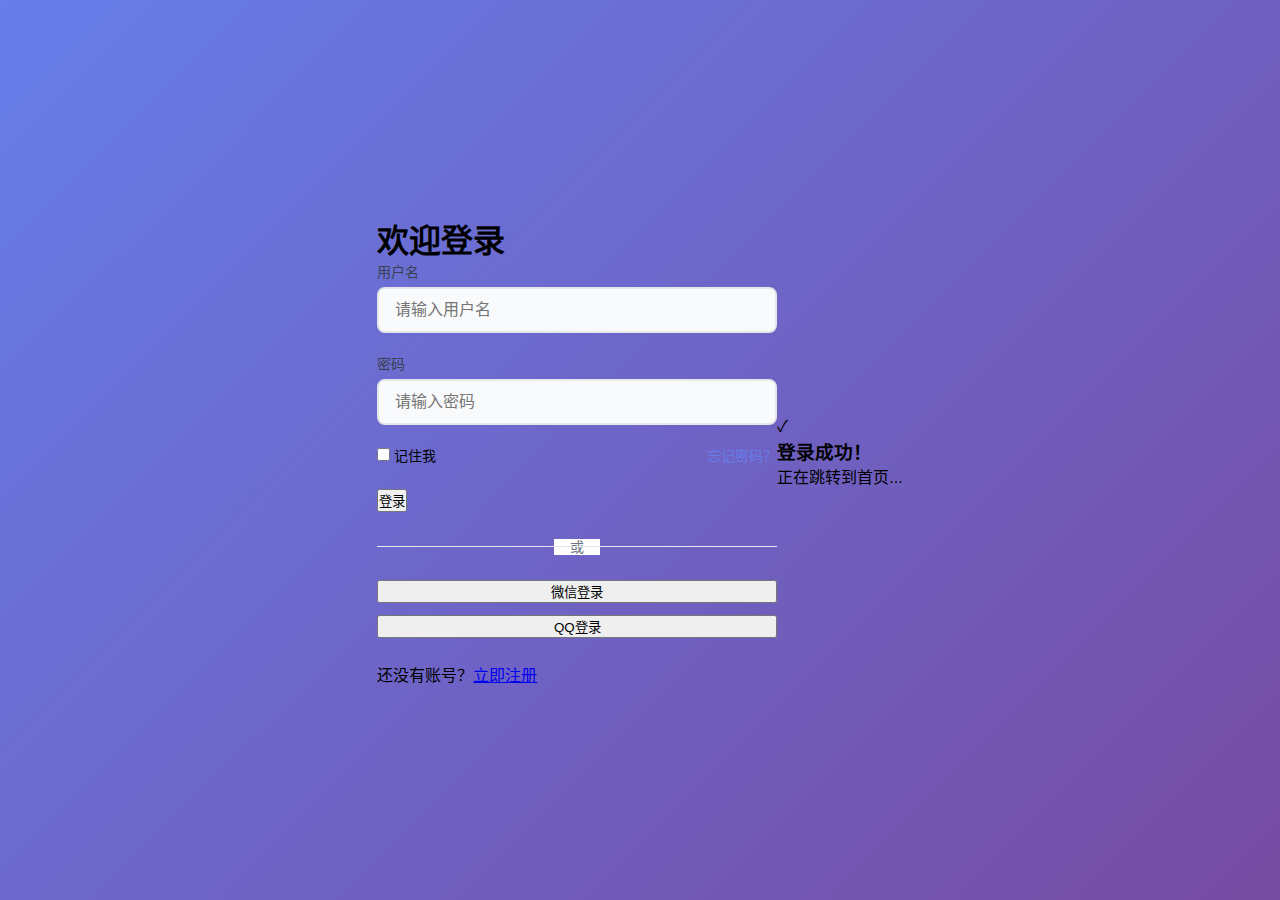
<file: index.html>
<!DOCTYPE html>
<html lang="zh-CN">
<head>
    <meta charset="UTF-8">
    <meta name="viewport" content="width=device-width, initial-scale=1.0">
    <title>用户登录</title>
    <link rel="stylesheet" href="styles.css">
</head>
<body>
    <div class="login-container">
        <div class="login-form">
            <div class="logo">
                <h1>欢迎登录</h1>
            </div>
            
            <form id="loginForm" class="form">
                <div class="form-group">
                    <label for="username">用户名</label>
                    <input 
                        type="text" 
                        id="username" 
                        name="username" 
                        placeholder="请输入用户名"
                        required
                    >
                    <span class="error-message" id="usernameError"></span>
                </div>
                
                <div class="form-group">
                    <label for="password">密码</label>
                    <input 
                        type="password" 
                        id="password" 
                        name="password" 
                        placeholder="请输入密码"
                        required
                    >
                    <span class="error-message" id="passwordError"></span>
                </div>
                
                <div class="form-options">
                    <label class="checkbox-container">
                        <input type="checkbox" id="rememberMe">
                        <span class="checkmark"></span>
                        记住我
                    </label>
                    <a href="#" class="forgot-password">忘记密码？</a>
                </div>
                
                <button type="submit" class="login-btn" id="loginBtn">
                    <span id="btnText">登录</span>
                    <div class="loading-spinner" id="loadingSpinner"></div>
                </button>
                
                <div class="divider">
                    <span>或</span>
                </div>
                
                <div class="social-login">
                    <button type="button" class="social-btn wechat-btn">
                        <span>微信登录</span>
                    </button>
                    <button type="button" class="social-btn qq-btn">
                        <span>QQ登录</span>
                    </button>
                </div>
                
                <div class="register-link">
                    还没有账号？<a href="#">立即注册</a>
                </div>
            </form>
        </div>
    </div>
    
    <!-- 成功提示模态框 -->
    <div class="modal" id="successModal">
        <div class="modal-content">
            <div class="success-icon">✓</div>
            <h3>登录成功！</h3>
            <p>正在跳转到首页...</p>
        </div>
    </div>
    
    <script src="script.js"></script>
</body>
</html>
</file>
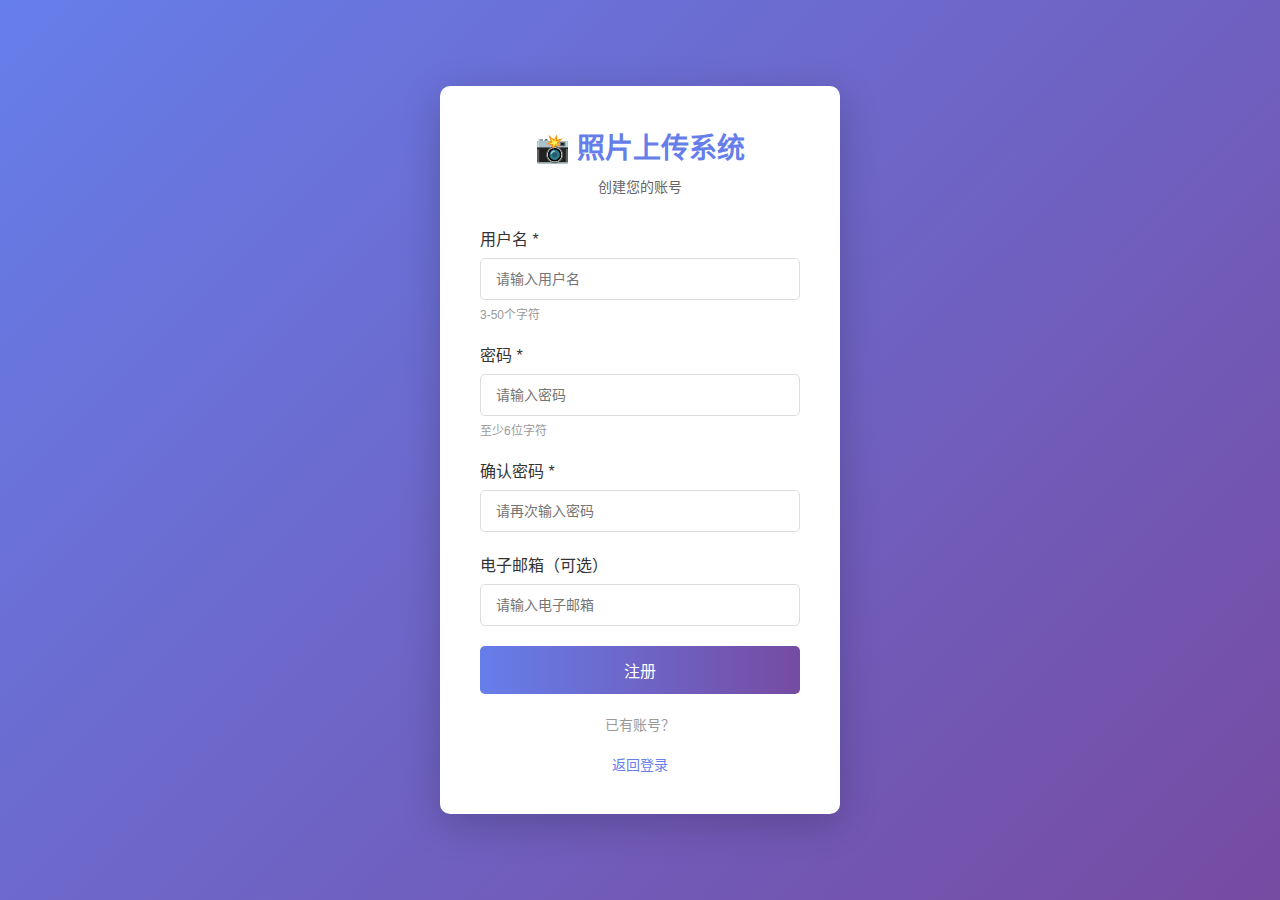
<file: src/main/resources/static/register.html>
<!DOCTYPE html>
<html lang="zh-CN">
<head>
    <meta charset="UTF-8">
    <meta name="viewport" content="width=device-width, initial-scale=1.0">
    <title>注册 - 照片上传系统</title>
    <style>
        * {
            margin: 0;
            padding: 0;
            box-sizing: border-box;
        }
        
        body {
            font-family: 'Segoe UI', Tahoma, Geneva, Verdana, sans-serif;
            background: linear-gradient(135deg, #667eea 0%, #764ba2 100%);
            min-height: 100vh;
            display: flex;
            justify-content: center;
            align-items: center;
            padding: 20px;
        }
        
        .register-container {
            background: white;
            border-radius: 10px;
            padding: 40px;
            box-shadow: 0 10px 40px rgba(0,0,0,0.2);
            width: 100%;
            max-width: 400px;
        }
        
        .logo {
            text-align: center;
            margin-bottom: 30px;
        }
        
        .logo h1 {
            color: #667eea;
            font-size: 28px;
            margin-bottom: 10px;
        }
        
        .logo p {
            color: #666;
            font-size: 14px;
        }
        
        .form-group {
            margin-bottom: 20px;
        }
        
        .form-group label {
            display: block;
            margin-bottom: 8px;
            color: #333;
            font-weight: 500;
        }
        
        .form-group input {
            width: 100%;
            padding: 12px 15px;
            border: 1px solid #ddd;
            border-radius: 5px;
            font-size: 14px;
            transition: border-color 0.3s;
        }
        
        .form-group input:focus {
            outline: none;
            border-color: #667eea;
        }
        
        .form-group .hint {
            font-size: 12px;
            color: #999;
            margin-top: 5px;
        }
        
        .register-btn {
            width: 100%;
            padding: 12px;
            background: linear-gradient(90deg, #667eea 0%, #764ba2 100%);
            color: white;
            border: none;
            border-radius: 5px;
            font-size: 16px;
            font-weight: 500;
            cursor: pointer;
            transition: opacity 0.3s;
        }
        
        .register-btn:hover {
            opacity: 0.9;
        }
        
        .register-btn:disabled {
            opacity: 0.6;
            cursor: not-allowed;
        }
        
        .message {
            padding: 12px;
            margin-bottom: 20px;
            border-radius: 5px;
            display: none;
            font-size: 14px;
        }
        
        .message.error {
            background: #fee;
            color: #c33;
            border: 1px solid #fcc;
        }
        
        .message.success {
            background: #efe;
            color: #3c3;
            border: 1px solid #cfc;
        }
        
        .links {
            text-align: center;
            margin-top: 20px;
        }
        
        .links a {
            color: #667eea;
            text-decoration: none;
            font-size: 14px;
        }
        
        .links a:hover {
            text-decoration: underline;
        }
        
        .divider {
            text-align: center;
            margin: 20px 0;
            color: #999;
            font-size: 14px;
        }
    </style>
</head>
<body>
    <div class="register-container">
        <div class="logo">
            <h1>📸 照片上传系统</h1>
            <p>创建您的账号</p>
        </div>
        
        <div class="message" id="message"></div>
        
        <form id="registerForm">
            <div class="form-group">
                <label for="username">用户名 *</label>
                <input 
                    type="text" 
                    id="username" 
                    name="username" 
                    placeholder="请输入用户名" 
                    required
                    minlength="3"
                    maxlength="50"
                >
                <div class="hint">3-50个字符</div>
            </div>
            
            <div class="form-group">
                <label for="password">密码 *</label>
                <input 
                    type="password" 
                    id="password" 
                    name="password" 
                    placeholder="请输入密码" 
                    required
                    minlength="6"
                >
                <div class="hint">至少6位字符</div>
            </div>
            
            <div class="form-group">
                <label for="confirmPassword">确认密码 *</label>
                <input 
                    type="password" 
                    id="confirmPassword" 
                    name="confirmPassword" 
                    placeholder="请再次输入密码" 
                    required
                    minlength="6"
                >
            </div>
            
            <div class="form-group">
                <label for="email">电子邮箱（可选）</label>
                <input 
                    type="email" 
                    id="email" 
                    name="email" 
                    placeholder="请输入电子邮箱"
                >
            </div>
            
            <button type="submit" class="register-btn" id="registerBtn">
                注册
            </button>
        </form>
        
        <div class="divider">已有账号？</div>
        
        <div class="links">
            <a href="login.html">返回登录</a>
        </div>
    </div>

    <script>
        const API_BASE_URL = 'http://localhost:8080/api';
        
        // 页面加载时检查是否已登录
        window.onload = function() {
            const token = localStorage.getItem('token') || sessionStorage.getItem('token');
            if (token) {
                // 已登录，跳转到主页
                window.location.href = 'index.html';
            }
        };
        
        // 表单提交
        document.getElementById('registerForm').addEventListener('submit', async function(e) {
            e.preventDefault();
            
            const username = document.getElementById('username').value.trim();
            const password = document.getElementById('password').value;
            const confirmPassword = document.getElementById('confirmPassword').value;
            const email = document.getElementById('email').value.trim();
            
            // 前端验证
            if (username.length < 3 || username.length > 50) {
                showMessage('用户名长度必须在3-50之间', 'error');
                return;
            }
            
            if (password.length < 6) {
                showMessage('密码长度至少6位', 'error');
                return;
            }
            
            if (password !== confirmPassword) {
                showMessage('两次输入的密码不一致', 'error');
                return;
            }
            
            // 禁用按钮
            const registerBtn = document.getElementById('registerBtn');
            registerBtn.disabled = true;
            registerBtn.textContent = '注册中...';
            
            try {
                const requestBody = {
                    username: username,
                    password: password
                };
                
                // 如果填写了邮箱，则添加到请求体
                if (email) {
                    requestBody.email = email;
                }
                
                const response = await fetch(`${API_BASE_URL}/auth/register`, {
                    method: 'POST',
                    headers: {
                        'Content-Type': 'application/json'
                    },
                    body: JSON.stringify(requestBody)
                });
                
                const result = await response.json();
                
                if (result.code === 200) {
                    // 注册成功
                    showMessage('注册成功！3秒后跳转到登录页面...', 'success');
                    
                    // 清空表单
                    document.getElementById('registerForm').reset();
                    
                    // 3秒后跳转到登录页面
                    setTimeout(() => {
                        window.location.href = 'login.html';
                    }, 3000);
                } else {
                    showMessage(result.message || '注册失败', 'error');
                    registerBtn.disabled = false;
                    registerBtn.textContent = '注册';
                }
            } catch (error) {
                console.error('注册错误:', error);
                showMessage('网络连接失败，请稍后重试', 'error');
                registerBtn.disabled = false;
                registerBtn.textContent = '注册';
            }
        });
        
        // 显示消息
        function showMessage(text, type) {
            const message = document.getElementById('message');
            message.textContent = text;
            message.className = `message ${type}`;
            message.style.display = 'block';
            
            if (type === 'error') {
                setTimeout(() => {
                    message.style.display = 'none';
                }, 5000);
            }
        }
    </script>
</body>
</html>
</file>
<file: styles.css>
* {
    margin: 0;
    padding: 0;
    box-sizing: border-box;
}

body {
    font-family: -apple-system, BlinkMacSystemFont, 'Segoe UI', Roboto, Oxygen, Ubuntu, Cantarell, sans-serif;
    background: linear-gradient(135deg, #667eea 0%, #764ba2 100%);
    min-height: 100vh;
    display: flex;
    align-items: center;
    justify-content: center;
    padding: 20px;
}

.login-container {
    width: 100%;
    max-width: 400px;
    animation: fadeInUp 0.6s ease-out;
}

@keyframes fadeInUp {
    from {
        opacity: 0;
        transform: translateY(30px);
    }
    to {
        opacity: 1;
        transform: translateY(0);
    }
}

.login-card {
    background: white;
    border-radius: 16px;
    box-shadow: 0 20px 25px -5px rgba(0, 0, 0, 0.1), 0 10px 10px -5px rgba(0, 0, 0, 0.04);
    padding: 40px;
    position: relative;
    overflow: hidden;
}

.login-card::before {
    content: '';
    position: absolute;
    top: 0;
    left: 0;
    right: 0;
    height: 4px;
    background: linear-gradient(90deg, #667eea, #764ba2);
}

.login-header {
    text-align: center;
    margin-bottom: 32px;
}

.login-header h1 {
    color: #1f2937;
    font-size: 28px;
    font-weight: 700;
    margin-bottom: 8px;
}

.login-header p {
    color: #6b7280;
    font-size: 14px;
}

.login-form {
    width: 100%;
}

.form-group {
    margin-bottom: 20px;
}

.form-group label {
    display: block;
    color: #374151;
    font-size: 14px;
    font-weight: 500;
    margin-bottom: 6px;
}

.form-group input {
    width: 100%;
    padding: 12px 16px;
    border: 2px solid #e5e7eb;
    border-radius: 8px;
    font-size: 16px;
    transition: all 0.2s ease;
    background-color: #f9fafb;
}

.form-group input:focus {
    outline: none;
    border-color: #667eea;
    background-color: white;
    box-shadow: 0 0 0 3px rgba(102, 126, 234, 0.1);
}

.form-options {
    display: flex;
    justify-content: space-between;
    align-items: center;
    margin-bottom: 24px;
    font-size: 14px;
}

.checkbox-group {
    display: flex;
    align-items: center;
    gap: 8px;
}

.checkbox-group input[type="checkbox"] {
    width: 16px;
    height: 16px;
    accent-color: #667eea;
}

.forgot-password {
    color: #667eea;
    text-decoration: none;
    font-weight: 500;
    transition: color 0.2s ease;
}

.forgot-password:hover {
    color: #5a67d8;
}

.login-button {
    width: 100%;
    padding: 12px;
    background: linear-gradient(135deg, #667eea 0%, #764ba2 100%);
    color: white;
    border: none;
    border-radius: 8px;
    font-size: 16px;
    font-weight: 600;
    cursor: pointer;
    transition: all 0.2s ease;
    margin-bottom: 24px;
}

.login-button:hover {
    transform: translateY(-1px);
    box-shadow: 0 10px 20px rgba(102, 126, 234, 0.3);
}

.login-button:active {
    transform: translateY(0);
}

.divider {
    text-align: center;
    position: relative;
    margin: 24px 0;
}

.divider::before {
    content: '';
    position: absolute;
    top: 50%;
    left: 0;
    right: 0;
    height: 1px;
    background: #e5e7eb;
}

.divider span {
    background: white;
    color: #6b7280;
    padding: 0 16px;
    font-size: 14px;
}

.social-login {
    display: flex;
    flex-direction: column;
    gap: 12px;
    margin-bottom: 24px;
}

.social-button {
    width: 100%;
    padding: 12px;
    border: 2px solid #e5e7eb;
    border-radius: 8px;
    background: white;
    color: #374151;
    font-size: 14px;
    font-weight: 500;
    cursor: pointer;
    transition: all 0.2s ease;
    display: flex;
    align-items: center;
    justify-content: center;
    gap: 8px;
}

.social-button:hover {
    border-color: #d1d5db;
    background: #f9fafb;
}

.social-button.google:hover {
    border-color: #ea4335;
    color: #ea4335;
}

.social-button.github:hover {
    border-color: #333;
    color: #333;
}

.signup-link {
    text-align: center;
    font-size: 14px;
    color: #6b7280;
}

.signup-link a {
    color: #667eea;
    text-decoration: none;
    font-weight: 500;
}

.signup-link a:hover {
    color: #5a67d8;
}

.message {
    position: fixed;
    top: 20px;
    right: 20px;
    padding: 12px 20px;
    border-radius: 8px;
    color: white;
    font-weight: 500;
    animation: slideInRight 0.3s ease;
    z-index: 1000;
}

.message.success {
    background: #10b981;
}

.message.error {
    background: #ef4444;
}

.message.hidden {
    display: none;
}

@keyframes slideInRight {
    from {
        transform: translateX(100%);
        opacity: 0;
    }
    to {
        transform: translateX(0);
        opacity: 1;
    }
}

/* 响应式设计 */
@media (max-width: 480px) {
    .login-container {
        max-width: 100%;
    }
    
    .login-card {
        padding: 24px;
        margin: 0 10px;
    }
    
    .login-header h1 {
        font-size: 24px;
    }
    
    .social-login {
        flex-direction: column;
    }
}

/* 加载动画 */
.loading {
    position: relative;
    pointer-events: none;
}

.loading::after {
    content: '';
    position: absolute;
    top: 50%;
    left: 50%;
    width: 20px;
    height: 20px;
    margin: -10px 0 0 -10px;
    border: 2px solid rgba(255, 255, 255, 0.3);
    border-top: 2px solid white;
    border-radius: 50%;
    animation: spin 1s linear infinite;
}

@keyframes spin {
    0% { transform: rotate(0deg); }
    100% { transform: rotate(360deg); }
}
</file>
